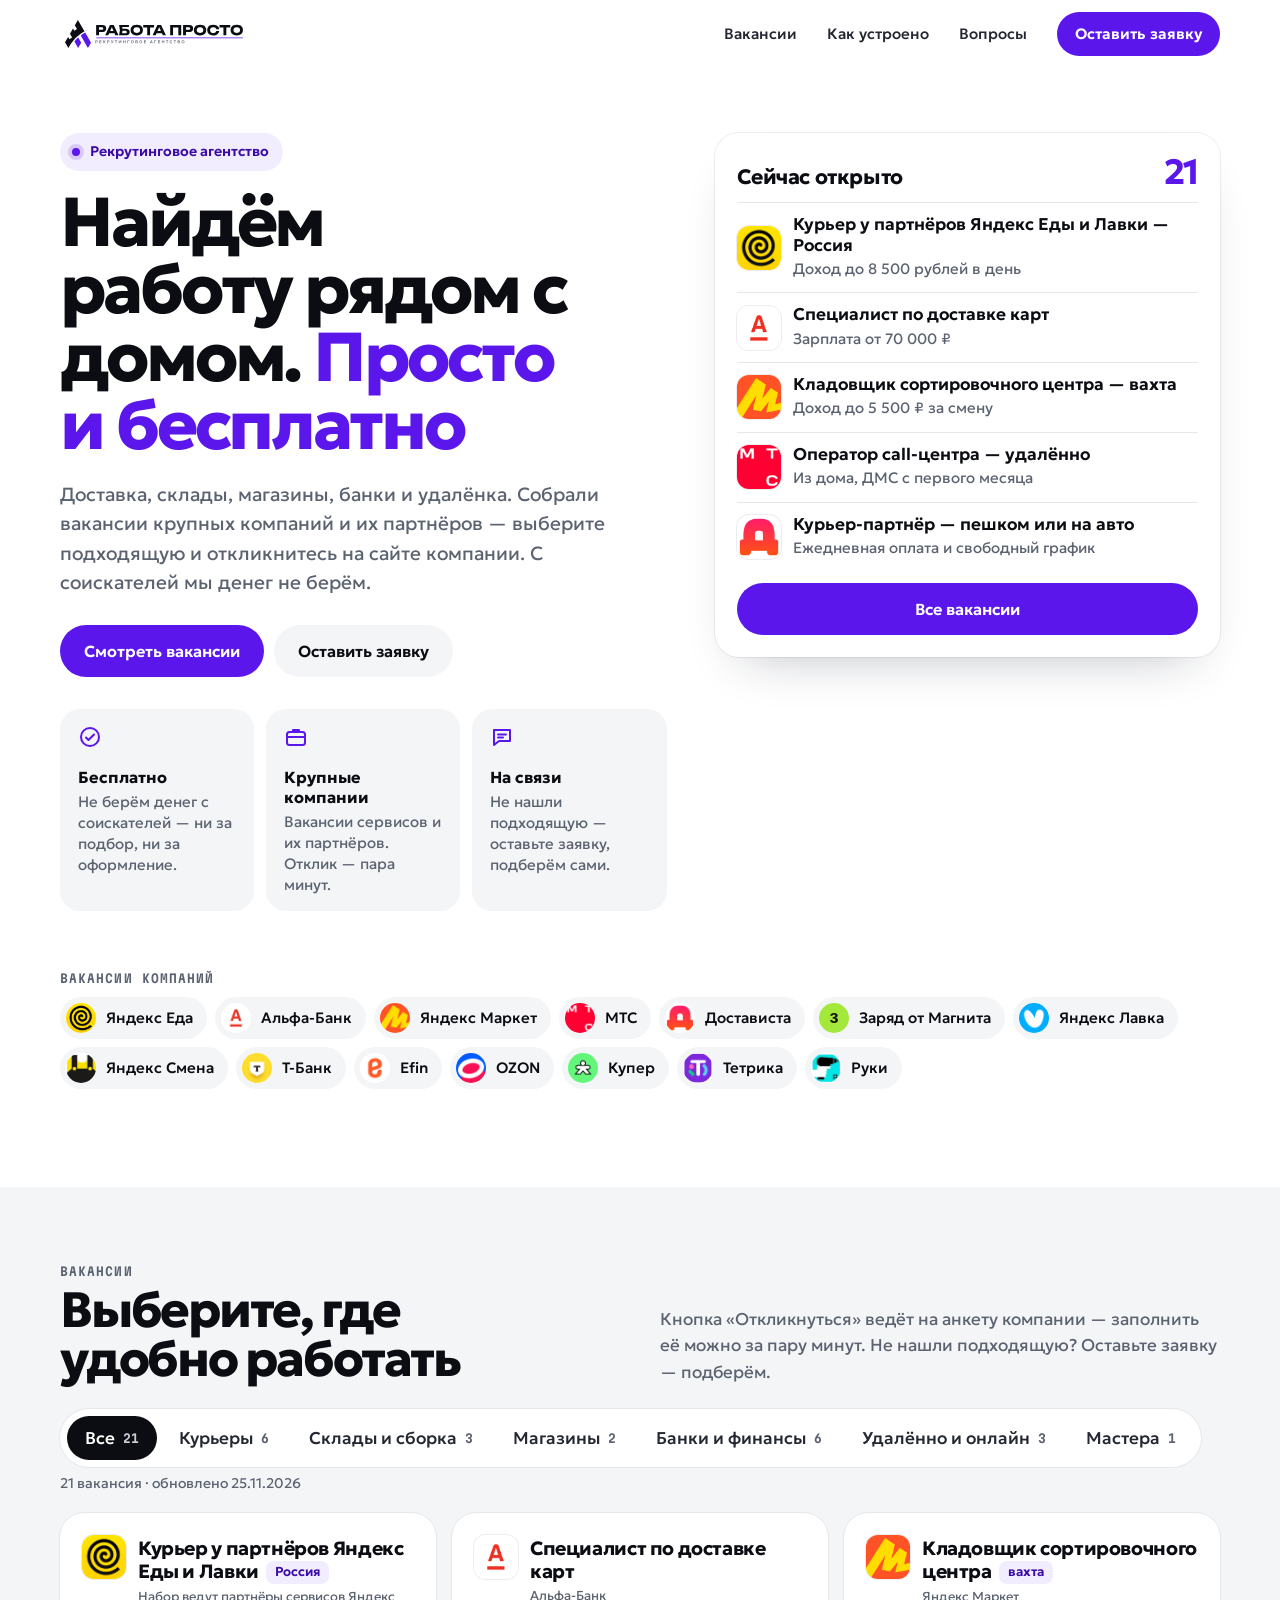
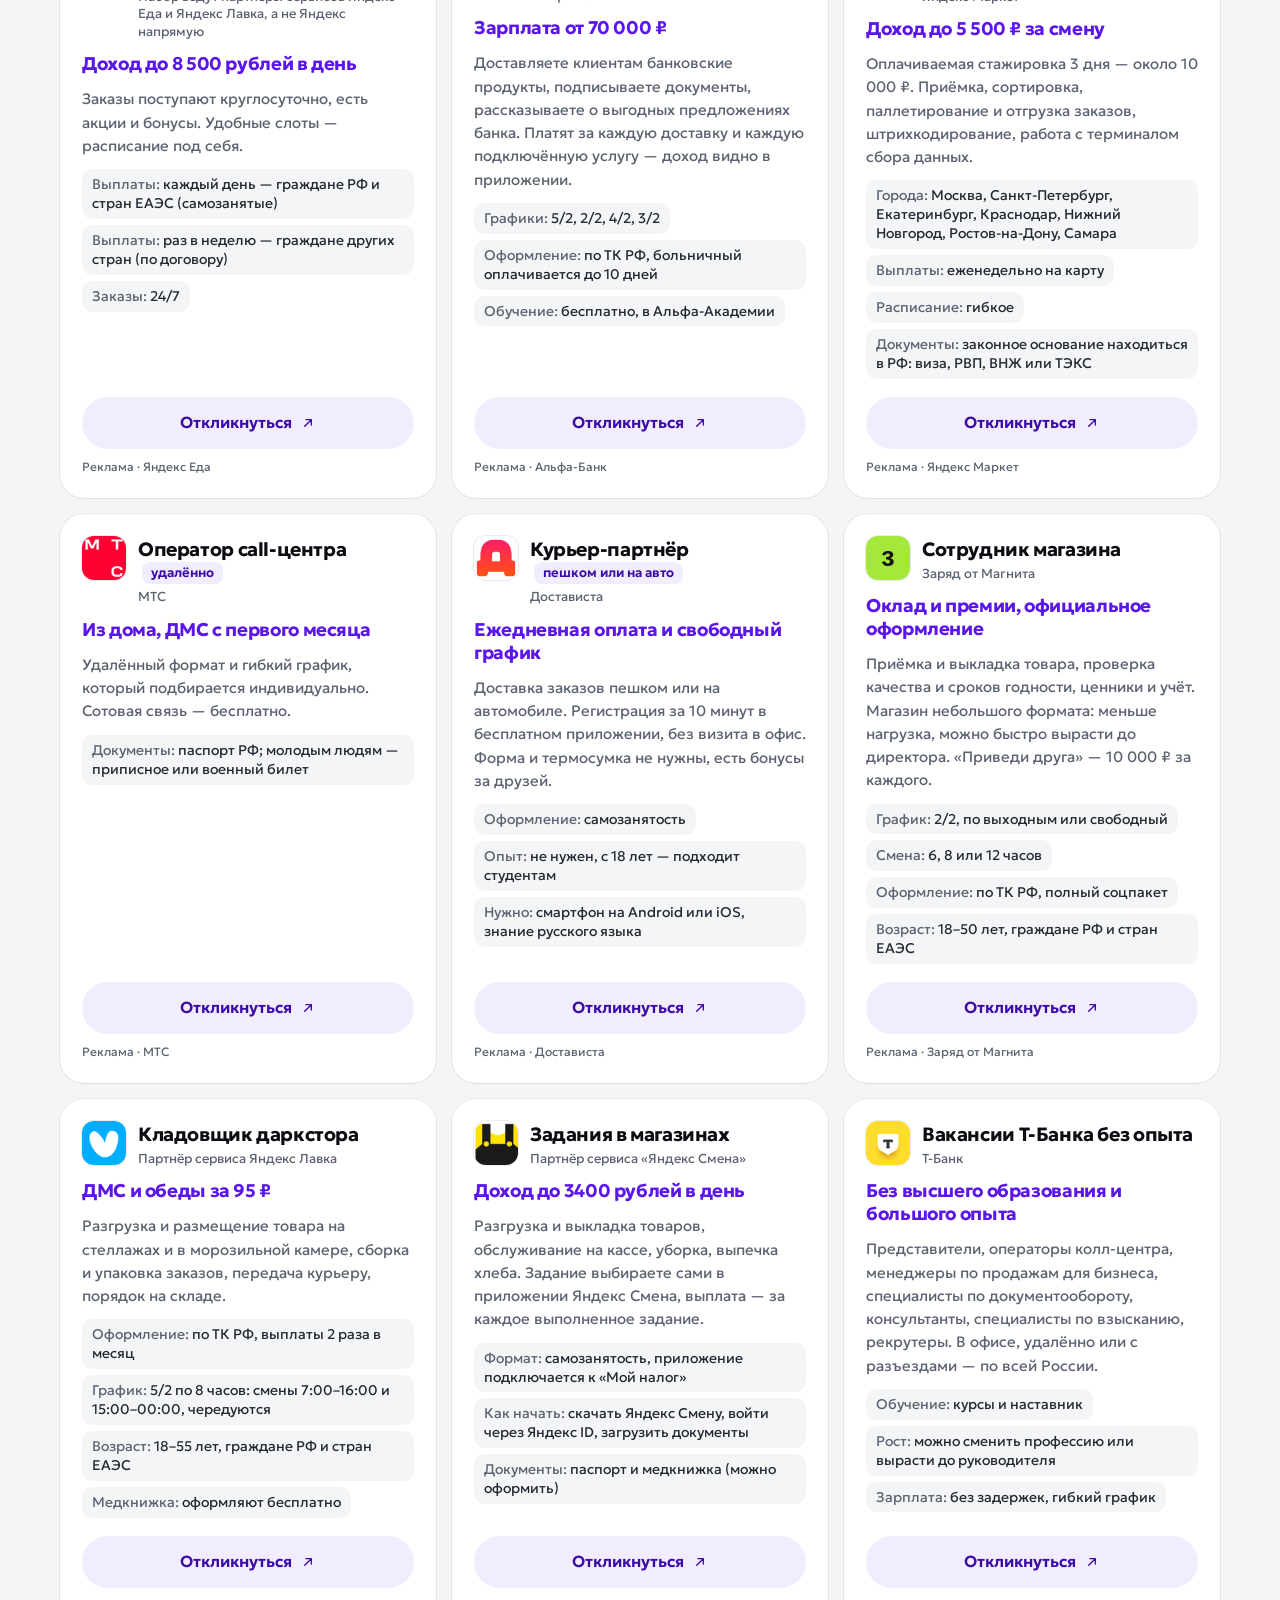
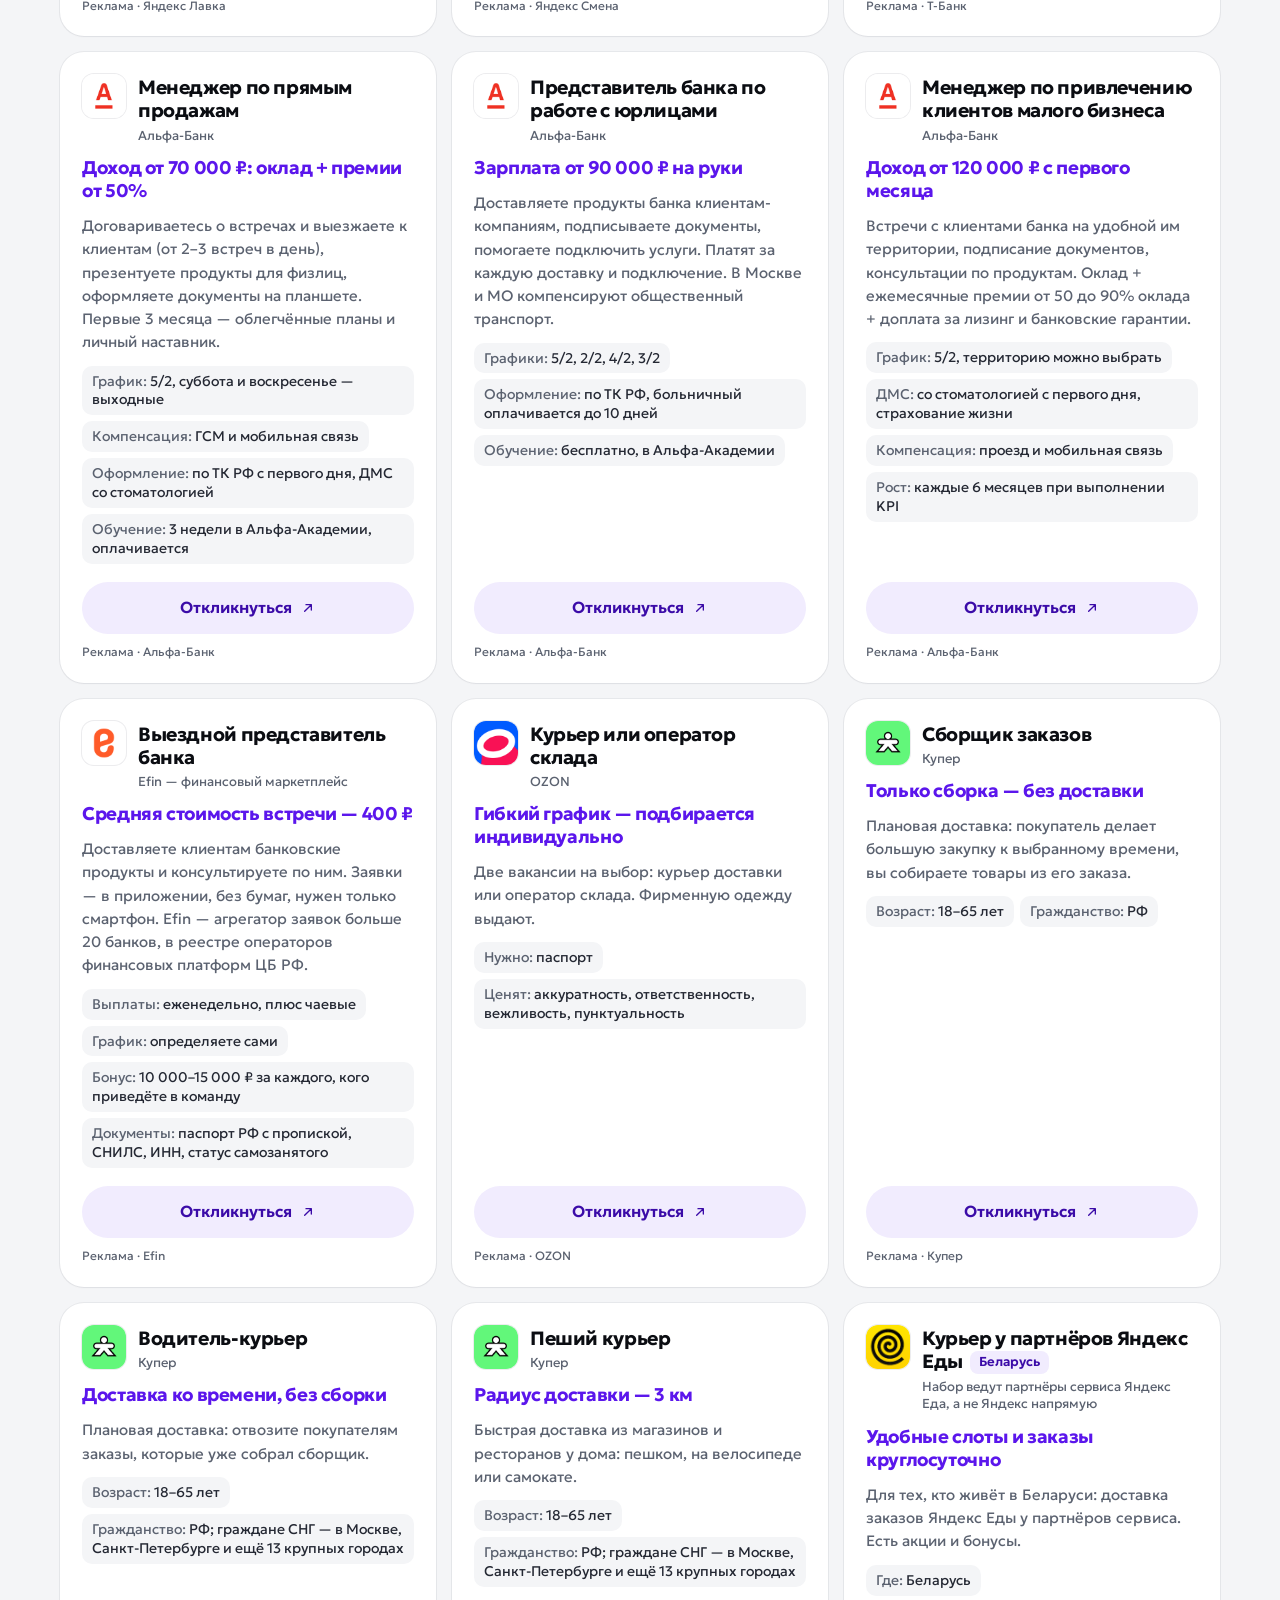
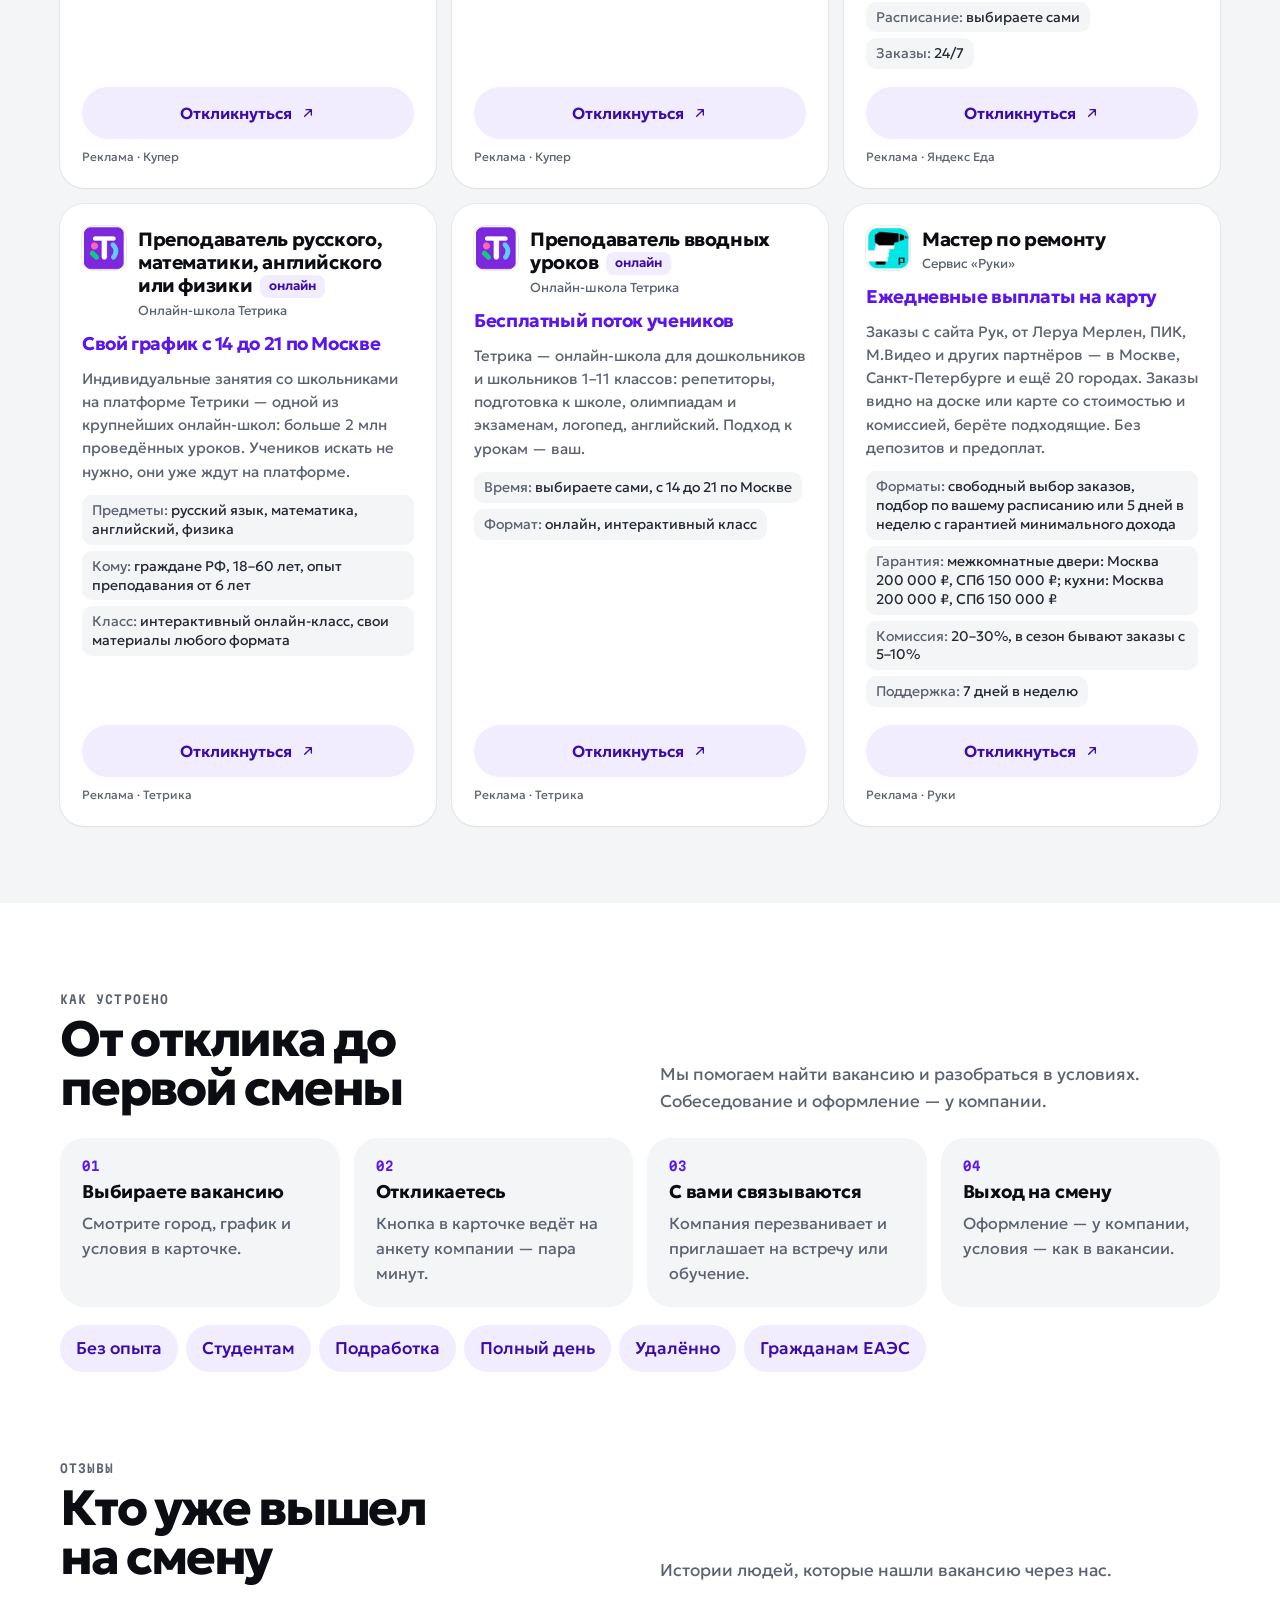
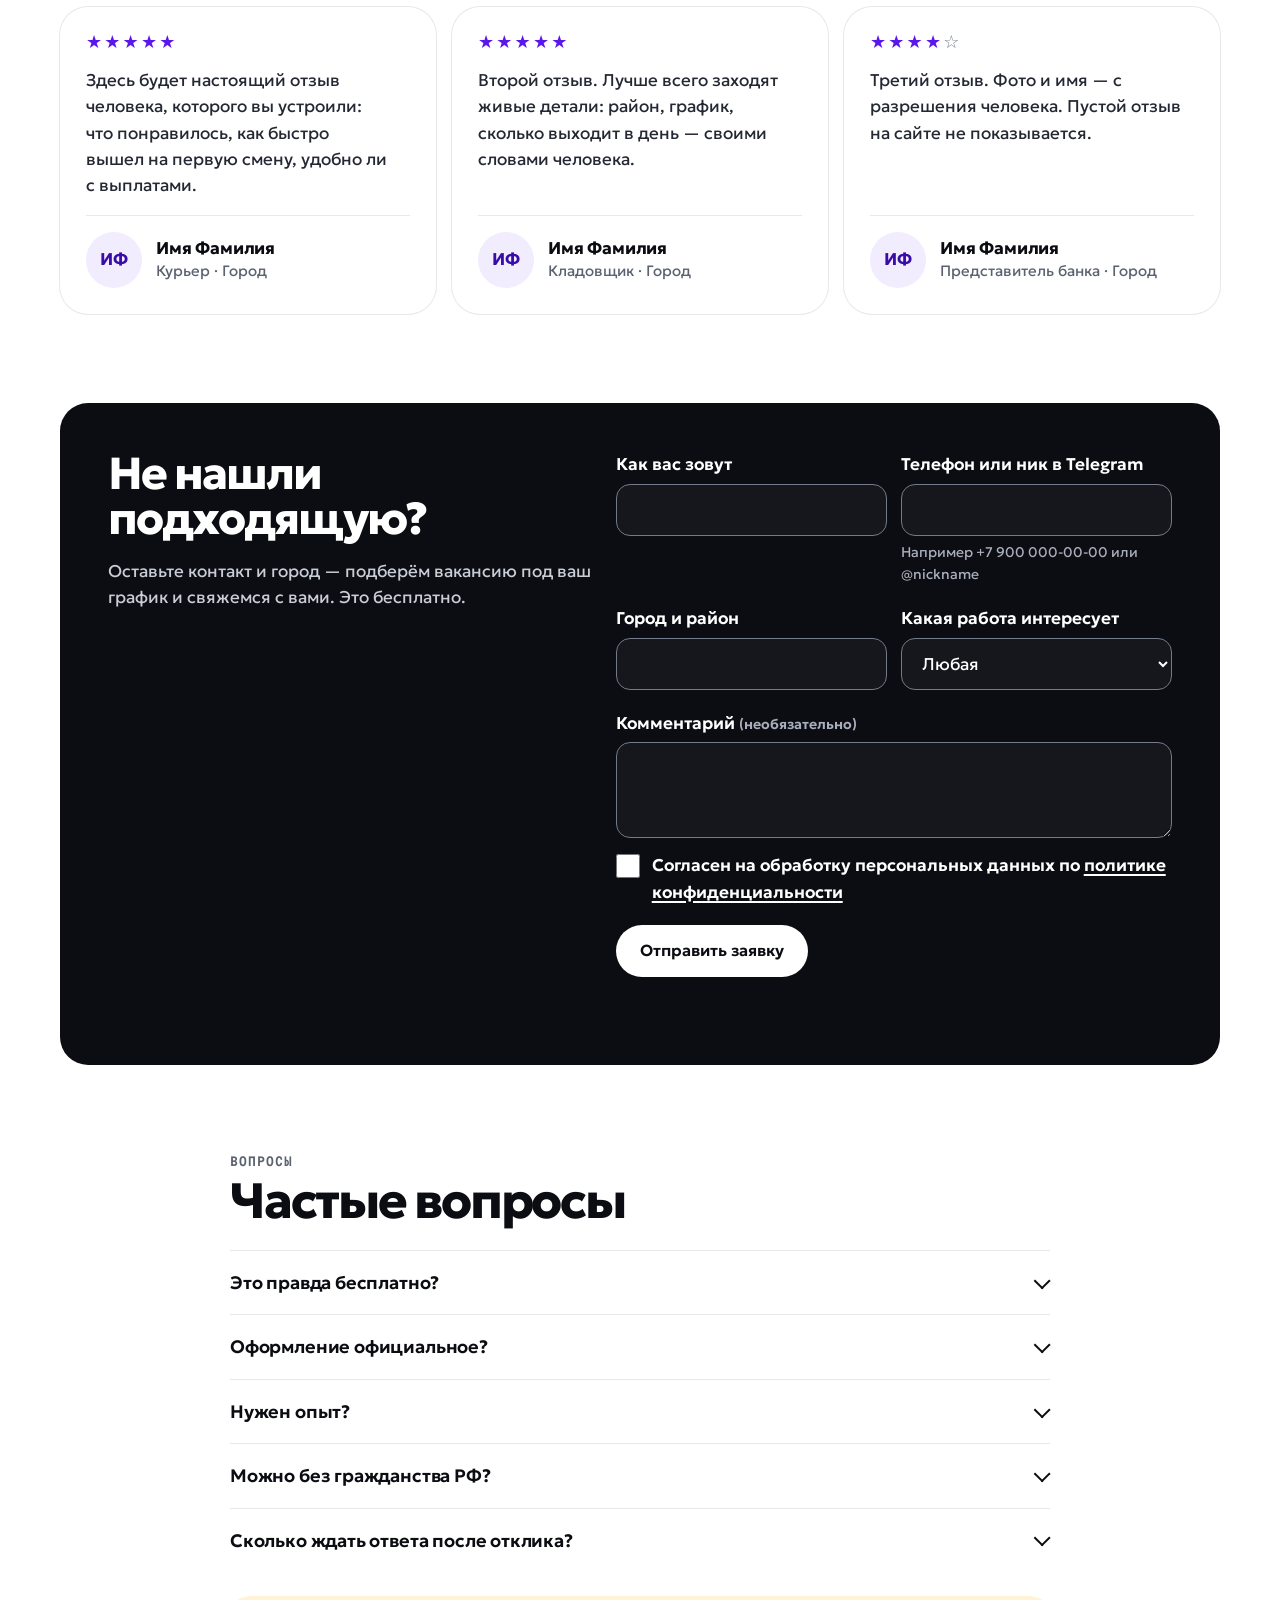
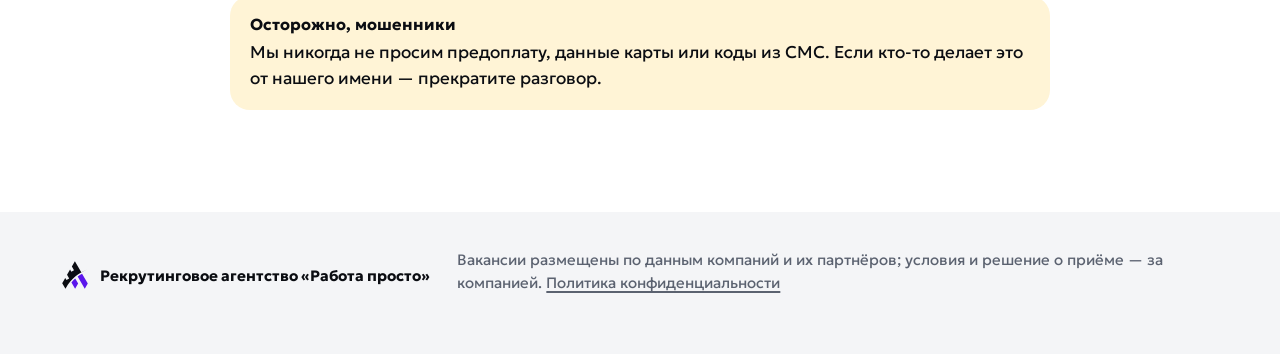
<file: index.html>
<!doctype html>
<html lang="ru">
<head>
<meta charset="utf-8">
<meta name="robots" content="noindex, nofollow">
<meta name="viewport" content="width=device-width, initial-scale=1">
<title>Работа просто — вакансии курьеров, складов, магазинов, банков и удалённо</title>
<meta name="description" content="Вакансии крупных компаний и их партнёров: доставка, склады, магазины, банки, удалённый формат. Для соискателей бесплатно.">
<meta property="og:type" content="website">
<meta property="og:title" content="Работа просто — рекрутинговое агентство">
<meta property="og:description" content="Работа рядом с домом и удалённо: доставка, склады, магазины, банки. Для соискателей бесплатно.">
<meta property="og:image" content="https://daviddavidso.github.io/smena-rekrut/img/og.jpg">
<meta name="twitter:card" content="summary_large_image">
<meta name="theme-color" content="#ffffff">
<link rel="icon" href="img/favicon.svg" type="image/svg+xml">
<link rel="apple-touch-icon" href="img/apple-touch-icon.png">
<link rel="preload" href="fonts/Geologica.woff2" as="font" type="font/woff2" crossorigin>
<link rel="stylesheet" href="css/style.css?v=20261125045431">
</head>
<body>
<a class="skip" href="#main">Перейти к содержанию</a>

<header class="hdr" id="hdr">
  <div class="wrap hdr__in">
    <a class="logo" href="#top"><img class="logo__img" src="img/logo.svg" alt="Работа просто — рекрутинговое агентство" width="186" height="38"><span class="vh">, в начало страницы</span></a>
    <nav aria-label="Основное меню">
      <ul>
        <li><a href="#jobs">Вакансии</a></li>
        <li><a href="#how">Как устроено</a></li>
        <li><a href="#faq">Вопросы</a></li>
      </ul>
    </nav>
    <a class="btn btn--sm hdr__cta" href="#lead">Оставить заявку</a>
  </div>
</header>

<main id="main">
  <section class="hero wrap" id="top" aria-labelledby="hero-h">
    <div class="hero__grid">
      <div>
        <p class="pill"><i aria-hidden="true"></i><span data-s="heroPill">Рекрутинговое агентство</span></p>
        <h1 id="hero-h"><span data-s="heroTitle">Найдём работу рядом с&nbsp;домом.</span> <em data-s="heroAccent">Просто и&nbsp;бесплатно</em></h1>
        <p class="hero__lead" data-s="heroLead">Доставка, склады, магазины, банки и удалёнка. Собрали вакансии крупных компаний и их партнёров — выберите подходящую и откликнитесь на сайте компании. С соискателей мы денег не берём.</p>
        <div class="hero__cta"><a class="btn" href="#jobs">Смотреть вакансии</a><a class="btn btn--soft" href="#lead">Оставить заявку</a></div>
        <ul class="trust" role="list">
          <li><svg viewBox="0 0 24 24" aria-hidden="true" focusable="false" fill="none" stroke="currentColor" stroke-width="2" stroke-linecap="round" stroke-linejoin="round"><circle cx="12" cy="12" r="9"/><path d="M8 12.5l2.5 2.5L16 9.5"/></svg><b data-s="trust1Title">Бесплатно</b><span data-s="trust1Text">Не берём денег с соискателей — ни за подбор, ни за оформление.</span></li>
          <li><svg viewBox="0 0 24 24" aria-hidden="true" focusable="false" fill="none" stroke="currentColor" stroke-width="2" stroke-linecap="round" stroke-linejoin="round"><rect x="3" y="7" width="18" height="13" rx="2.5"/><path d="M9 7V5h6v2M3 12h18"/></svg><b data-s="trust2Title">Крупные компании</b><span data-s="trust2Text">Вакансии сервисов и их партнёров. Отклик — пара минут.</span></li>
          <li><svg viewBox="0 0 24 24" aria-hidden="true" focusable="false" fill="none" stroke="currentColor" stroke-width="2" stroke-linecap="round" stroke-linejoin="round"><path d="M4 5h16v11H9l-5 4z"/><path d="M8 9.5h8M8 12.5h5"/></svg><b data-s="trust3Title">На связи</b><span data-s="trust3Text">Не нашли подходящую — оставьте заявку, подберём сами.</span></li>
        </ul>
      </div>
      <div class="open">
        <div class="open__head"><h2 id="open-h" data-s="openTitle">Сейчас открыто</h2><span class="open__num" id="open-num" aria-hidden="true">—</span></div>
        <p class="vh" id="open-count"></p>
        <ul class="open__list" id="open-list" role="list"></ul>
        <a class="btn" href="#jobs">Все вакансии</a>
      </div>
    </div>
  </section>

  <section class="brands wrap" aria-labelledby="brands-h">
    <h2 class="label" id="brands-h">Вакансии компаний</h2>
    <ul id="brands" role="list"></ul>
  </section>

  <section class="band" id="jobs" aria-labelledby="jobs-h">
    <div class="wrap">
      <div class="sec__head">
        <div><p class="label" data-s="jobsKicker">Вакансии</p><h2 id="jobs-h" data-s="jobsTitle">Выберите, где удобно работать</h2></div>
        <p class="sec__lead" data-s="jobsLead">Кнопка «Откликнуться» ведёт на анкету компании — заполнить её можно за пару минут. Не нашли подходящую? Оставьте заявку — подберём.</p>
      </div>
      <div class="jobs__bar">
        <div class="filters" role="group" aria-label="Раздел вакансий" id="filters" hidden></div>
        <p class="jobs__meta" id="jobs-meta"></p>
      </div>
      <p class="vh" role="status" id="jobs-status"></p>
      <ul class="jobs" id="jobs-list" role="list"><li class="state">Загружаем вакансии…</li></ul>
      <noscript><p class="state">Чтобы увидеть вакансии, включите JavaScript в браузере — или оставьте заявку ниже, подберём сами.</p></noscript>
    </div>
  </section>

  <section class="sec wrap" id="how" aria-labelledby="how-h">
    <div class="sec__head">
      <div><p class="label">Как устроено</p><h2 id="how-h" data-s="howTitle">От отклика до первой смены</h2></div>
      <p class="sec__lead" data-s="howLead">Мы помогаем найти вакансию и разобраться в условиях. Собеседование и оформление — у компании.</p>
    </div>
    <ol class="steps" role="list">
      <li><b data-s="step1Title">Выбираете вакансию</b><span data-s="step1Text">Смотрите город, график и условия в карточке.</span></li>
      <li><b data-s="step2Title">Откликаетесь</b><span data-s="step2Text">Кнопка в карточке ведёт на анкету компании — пара минут.</span></li>
      <li><b data-s="step3Title">С вами связываются</b><span data-s="step3Text">Компания перезванивает и приглашает на встречу или обучение.</span></li>
      <li><b data-s="step4Title">Выход на смену</b><span data-s="step4Text">Оформление — у компании, условия — как в вакансии.</span></li>
    </ol>
    <ul class="who" id="who" role="list" aria-label="Кому подойдёт">
      <li>Без опыта</li><li>Студентам</li><li>Подработка</li><li>Полный день</li><li>Удалённо</li><li>Гражданам ЕАЭС</li>
    </ul>
  </section>

  <section class="sec wrap" id="reviews" aria-labelledby="reviews-h" hidden>
    <div class="sec__head">
      <div><p class="label" data-s="reviewsKicker">Отзывы</p><h2 id="reviews-h" data-s="reviewsTitle">Кто уже вышел на смену</h2></div>
      <p class="sec__lead" data-s="reviewsLead">Истории людей, которые нашли вакансию через нас.</p>
    </div>
    <ul class="revs" id="revs" role="list" aria-labelledby="reviews-h"></ul>
  </section>

  <section class="sec wrap" id="lead" aria-labelledby="lead-h">
    <div class="lead">
      <div>
        <h2 id="lead-h" data-s="leadTitle">Не нашли подходящую?</h2>
        <p data-s="leadText">Оставьте контакт и город — подберём вакансию под ваш график и свяжемся с вами. Это бесплатно.</p>
        <p id="tg-line" hidden>Удобнее в мессенджере? <a id="tg-inline" href="#lead">Напишите нам в Telegram<span class="vh"> (откроется в новой вкладке)</span></a>.</p>
      </div>
      <form class="form" id="lead-form" novalidate>
        <div class="field"><label for="f-name">Как вас зовут</label><input id="f-name" name="name" autocomplete="given-name" required aria-describedby="e-name"><span class="err" id="e-name"></span></div>
        <div class="field"><label for="f-contact">Телефон или ник в Telegram</label><input id="f-contact" name="contact" autocomplete="tel" inputmode="text" required aria-describedby="h-contact e-contact"><span class="hint" id="h-contact">Например +7 900 000-00-00 или @nickname</span><span class="err" id="e-contact"></span></div>
        <div class="field"><label for="f-city">Город и район</label><input id="f-city" name="city" autocomplete="address-level2" required aria-describedby="e-city"><span class="err" id="e-city"></span></div>
        <div class="field"><label for="f-kind">Какая работа интересует</label><select id="f-kind" name="kind"><option>Любая</option><option>Курьеры</option><option>Склады и сборка</option><option>Магазины</option><option>Банки и финансы</option><option>Удалённо и онлайн</option><option>Мастера</option></select></div>
        <div class="field full"><label for="f-comment">Комментарий <span class="hint">(необязательно)</span></label><textarea id="f-comment" name="comment" maxlength="500"></textarea></div>
        <div class="hp" aria-hidden="true" inert><label for="f-site">Не заполняйте это поле</label><input id="f-site" name="site" tabindex="-1" autocomplete="off"></div>
        <div class="field full"><div class="check"><input type="checkbox" id="f-consent" name="consent" aria-required="true" aria-describedby="e-consent"><label for="f-consent">Согласен на обработку персональных данных по <a href="privacy.html" target="_blank" rel="noopener">политике конфиденциальности<span class="vh"> (откроется в новой вкладке)</span></a></label></div><span class="err" id="e-consent"></span></div>
        <p class="form__note full" id="preview-note" hidden>Это превью сайта: заявки начнут приходить после переноса на ваш домен.</p>
        <div class="full"><button class="btn" type="submit">Отправить заявку</button></div>
        <p class="form__status full" role="status" id="form-status"></p>
        <p class="vh" role="status" id="field-status"></p>
      </form>
    </div>
  </section>

  <section class="sec wrap faq" id="faq" aria-labelledby="faq-h">
    <div class="sec__head"><div><p class="label">Вопросы</p><h2 id="faq-h">Частые вопросы</h2></div></div>
    <details data-faq="1"><summary>Это правда бесплатно?</summary><p>Да. Вознаграждение за подбор нам платит компания. С соискателей не берём денег ни за что: ни за анкету, ни за обучение, ни за «место в очереди».</p></details>
    <details data-faq="2"><summary>Оформление официальное?</summary><p>Зависит от вакансии: где-то трудовой договор по ТК РФ, где-то самозанятость или договор. Это написано в карточке каждой вакансии.</p></details>
    <details data-faq="3"><summary>Нужен опыт?</summary><p>Для большинства вакансий — нет: компании обучают сами, а в сортировочном центре Яндекс Маркета стажировка ещё и оплачивается.</p></details>
    <details data-faq="4"><summary>Можно без гражданства РФ?</summary><p>Многие вакансии открыты для граждан ЕАЭС: Беларуси, Казахстана, Армении и Кыргызстана. Для сортировочного центра нужно законное основание находиться в РФ — виза, РВП, ВНЖ или ТЭКС. Подробности — в карточке вакансии.</p></details>
    <details data-faq="5"><summary>Сколько ждать ответа после отклика?</summary><p>Обычно компания связывается в течение нескольких дней. Если ответа долго нет — оставьте заявку на этой странице, подскажем.</p></details>
    <details data-faq="6" hidden><summary></summary><p></p></details>
    <div class="warn" id="warn" role="note"><h3 data-s="warnTitle">Осторожно, мошенники</h3><p data-s="warnText">Мы никогда не просим предоплату, данные карты или коды из СМС. Если кто-то делает это от нашего имени — прекратите разговор.</p></div>
  </section>
</main>

<footer class="ftr">
  <div class="wrap ftr__grid">
    <div class="ftr__brand"><img src="img/logo-mark.svg" alt="" width="30" height="32"><b>Рекрутинговое агентство «<span data-s="brand">Работа просто</span>»</b></div>
    <div>
      <p data-s="legal" hidden></p>
      <p><span data-s="footerNote">Вакансии размещены по данным компаний и их партнёров; условия и решение о приёме — за компанией.</span> <a href="privacy.html">Политика конфиденциальности</a></p>
    </div>
  </div>
</footer>

<script>if(typeof OFFERS==="undefined"){document.write('<script src="data.js?v=20261125045431"><\/script>');}</script>
<script src="js/app.js?v=20261125045431"></script>
</body>
</html>
</file>
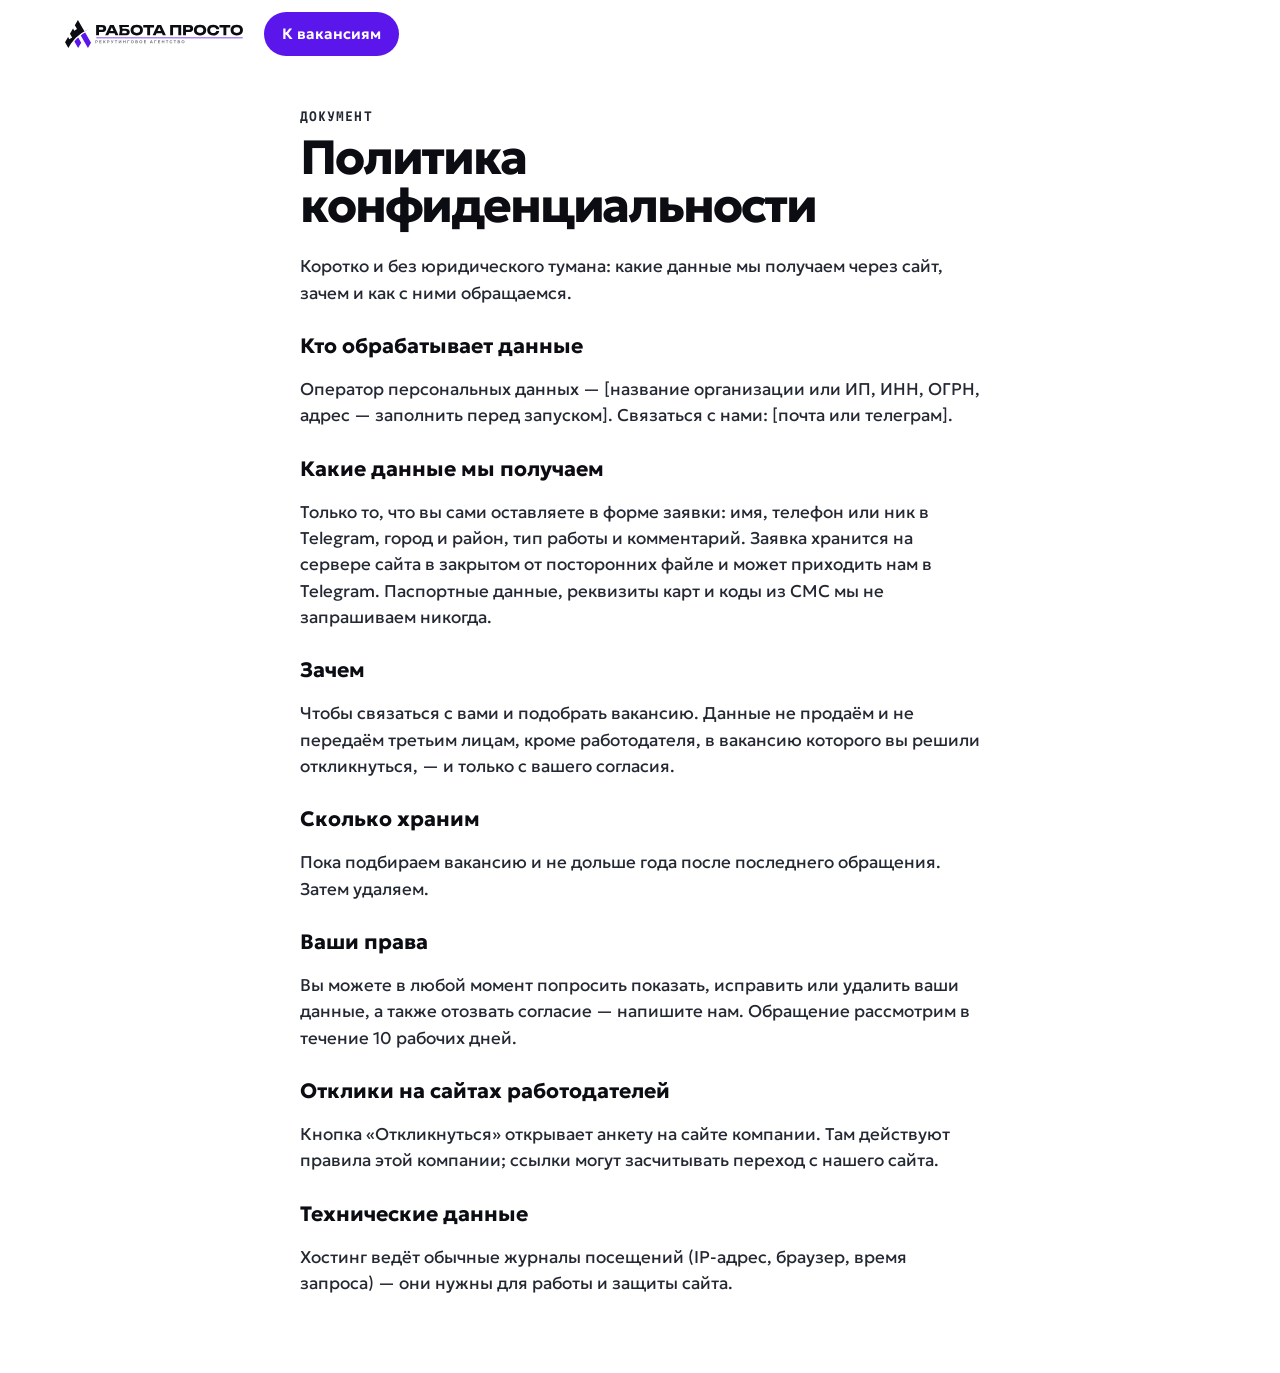
<file: privacy.html>
<!doctype html>
<html lang="ru">
<head>
<meta charset="utf-8">
<meta name="robots" content="noindex, nofollow">
<meta name="viewport" content="width=device-width, initial-scale=1">
<title>Политика конфиденциальности — рекрутинговое агентство «Работа просто»</title>
<link rel="icon" href="img/favicon.svg" type="image/svg+xml">
<link rel="stylesheet" href="css/style.css?v=20261125045431">
<style>
  .doc { max-width: 760px; padding-top: 40px; padding-bottom: 60px; }
  .doc h1 { font: 750 clamp(2rem, 5vw, 3rem)/1 var(--f); letter-spacing: -.045em; margin: 10px 0 24px; overflow-wrap: break-word; hyphens: auto; }
  .doc h2 { font: 700 1.3rem/1.2 var(--f); margin: 28px 0 8px; }
  .doc p, .doc li { color: var(--ink-2); }
</style>
</head>
<body>
<a class="skip" href="#main">Перейти к содержанию</a>
<header class="hdr"><div class="wrap hdr__in"><a class="logo" href="index.html"><img class="logo__img" src="img/logo.svg" alt="Работа просто — рекрутинговое агентство" width="186" height="38"><span class="vh">, на главную</span></a><a class="btn btn--sm" href="index.html#jobs">К вакансиям</a></div></header>
<main id="main" class="wrap doc">
  <p class="label">Документ</p>
  <h1>Политика конфиденциальности</h1>
  <p>Коротко и без юридического тумана: какие данные мы получаем через сайт, зачем и как с ними обращаемся.</p>

  <h2>Кто обрабатывает данные</h2>
  <p>Оператор персональных данных — [название организации или ИП, ИНН, ОГРН, адрес — заполнить перед запуском]. Связаться с нами: [почта или телеграм].</p>

  <h2>Какие данные мы получаем</h2>
  <p>Только то, что вы сами оставляете в форме заявки: имя, телефон или ник в Telegram, город и район, тип работы и комментарий. Заявка хранится на сервере сайта в закрытом от посторонних файле и может приходить нам в Telegram. Паспортные данные, реквизиты карт и коды из СМС мы не запрашиваем никогда.</p>

  <h2>Зачем</h2>
  <p>Чтобы связаться с вами и подобрать вакансию. Данные не продаём и не передаём третьим лицам, кроме работодателя, в вакансию которого вы решили откликнуться, — и только с вашего согласия.</p>

  <h2>Сколько храним</h2>
  <p>Пока подбираем вакансию и не дольше года после последнего обращения. Затем удаляем.</p>

  <h2>Ваши права</h2>
  <p>Вы можете в любой момент попросить показать, исправить или удалить ваши данные, а также отозвать согласие — напишите нам. Обращение рассмотрим в течение 10 рабочих дней.</p>

  <h2>Отклики на сайтах работодателей</h2>
  <p>Кнопка «Откликнуться» открывает анкету на сайте компании. Там действуют правила этой компании; ссылки могут засчитывать переход с нашего сайта.</p>

  <h2>Технические данные</h2>
  <p>Хостинг ведёт обычные журналы посещений (IP-адрес, браузер, время запроса) — они нужны для работы и защиты сайта.</p>
</main>
</body>
</html>
</file>
<file: css/style.css>
/* «Работа просто» — одностраничник рекрутингового агентства. Белый минимализм, холодные нейтральные поверхности,
   фирменный фиолетовый из логотипа клиента (#5B16EC) — на кнопках и акцентах. Градиент логотипа — только в иконке. */

@font-face { font-family: "Geologica"; src: url(../fonts/Geologica.woff2) format("woff2"); font-weight: 100 900; font-display: swap; }
@font-face { font-family: "Martian Mono"; src: url(../fonts/MartianMono.woff2) format("woff2"); font-weight: 100 800; font-stretch: 75% 112%; font-display: swap; }

:root {
  --bg: #FFFFFF; --surface: #F4F5F7; --surface-2: #ECEEF1; --line: #E6E8EC;
  --ink: #0B0D12; --ink-2: #242833; --muted: #5B6270;
  --violet: #5B16EC; --violet-2: #4A0FC9; --violet-bg: #F1ECFE; --violet-light: #B9A2FF;
  --radius: 24px;
  --f: "Geologica", system-ui, -apple-system, "Segoe UI", sans-serif;
  --f-mono: "Martian Mono", ui-monospace, "SF Mono", Menlo, monospace;
  --ease-out: cubic-bezier(.16, 1, .3, 1);
}
* { box-sizing: border-box; }
[hidden] { display: none !important; }
html { scroll-padding-top: 84px; -webkit-text-size-adjust: 100%; }
@media (prefers-reduced-motion: no-preference) { html { scroll-behavior: smooth; } }
body { margin: 0; background: var(--bg); color: var(--ink); font: 400 1.0625rem/1.55 var(--f); -webkit-font-smoothing: antialiased; overflow-x: clip; }
img { max-width: 100%; display: block; }
a { color: inherit; text-decoration-thickness: 1.5px; text-underline-offset: 3px; }
button, input, select, textarea { font: inherit; }
:focus-visible { outline: 2.5px solid var(--ink); outline-offset: 3px; }
.vh { position: absolute !important; width: 1px; height: 1px; padding: 0; margin: -1px; overflow: hidden; clip: rect(0 0 0 0); white-space: nowrap; border: 0; }
.wrap { width: min(1240px, 100%); margin-inline: auto; padding-inline: clamp(16px, 3.5vw, 40px); }
.label { margin: 0; font: 600 .75rem/1.2 var(--f-mono); font-stretch: 87%; letter-spacing: .09em; text-transform: uppercase; color: var(--muted); }
.skip { position: absolute; left: 12px; top: -100px; z-index: 50; padding: 12px 16px; border-radius: 12px; background: var(--ink); color: #fff; font-weight: 600; text-decoration: none; }
.skip:focus { top: 12px; }

/* кнопки */
.btn { display: inline-flex; align-items: center; justify-content: center; gap: 8px; min-height: 52px; padding: 0 24px; border-radius: 999px; border: 0;
  background: var(--violet); color: #fff; font: 600 1rem/1.2 var(--f); text-decoration: none; cursor: pointer; white-space: nowrap; transition: background-color .2s, transform .2s var(--ease-out); }
.btn:hover { background: var(--violet-2); }
.btn .ext { width: 16px; height: 16px; flex: none; }
.btn:active { transform: scale(.98); }
.btn--soft { background: var(--surface); color: var(--ink); }
.btn--soft:hover { background: var(--surface-2); }
.btn--sm { min-height: 44px; padding: 0 18px; font-size: .9375rem; }

/* шапка */
.hdr { position: sticky; top: 0; z-index: 20; background: rgba(255,255,255,.88); -webkit-backdrop-filter: saturate(1.6) blur(14px); backdrop-filter: saturate(1.6) blur(14px); border-bottom: 1px solid transparent; transition: border-color .2s; }
.hdr.is-stuck { border-bottom-color: var(--line); }
.hdr__in { display: flex; align-items: center; gap: 16px; min-height: 68px; }
.logo { display: inline-flex; align-items: center; gap: 10px; text-decoration: none; }
.logo__mark { width: 34px; height: auto; flex: none; }
.logo__txt { display: flex; flex-direction: column; font: 800 1.3rem/1 var(--f); letter-spacing: -.035em; }
.logo small { display: block; margin-top: 4px; font: 600 .625rem/1 var(--f-mono); font-stretch: 87%; letter-spacing: .1em; text-transform: uppercase; color: var(--muted); }
.hdr nav { margin-left: auto; }
.hdr nav ul { display: flex; gap: 2px; list-style: none; margin: 0; padding: 0; }
.hdr nav a { display: inline-flex; align-items: center; min-height: 44px; padding: 0 14px; border-radius: 999px; text-decoration: none; font-weight: 500; font-size: .9375rem; color: var(--ink-2); }
.hdr nav a:hover { background: var(--surface); }
@media (max-width: 820px) { .hdr nav { display: none; } .hdr .btn { margin-left: auto; } }
.logo__txt > span { white-space: nowrap; }
@media (max-width: 480px) { .logo small { display: none; } .logo__mark { width: 30px; } .logo__txt { font-size: 1.1rem; } .hdr .btn { padding: 0 14px; font-size: .875rem; white-space: normal; text-align: center; line-height: 1.15; } }
/* на самых узких экранах кнопка заявки есть прямо в первом экране — в шапке оставляем только логотип */
@media (max-width: 345px) { .hdr__cta { display: none; } }

/* первый экран */
.hero { padding-top: clamp(28px, 5vw, 64px); padding-bottom: clamp(28px, 4vw, 48px); }
.hero__grid { display: grid; gap: 28px; }
@media (min-width: 1000px) { .hero__grid { grid-template-columns: 1.2fr 1fr; align-items: start; gap: 48px; } }
.pill { display: inline-flex; align-items: center; gap: 10px; margin: 0; padding: 8px 14px 8px 12px; border-radius: 999px; background: var(--violet-bg); color: #3B0BA8; font-size: .875rem; font-weight: 600; }
.pill i { width: 8px; height: 8px; border-radius: 50%; background: var(--violet); flex: none; box-shadow: 0 0 0 4px rgba(91,22,236,.16); }
.hero h1 { margin: 18px 0 0; font: 750 clamp(2.4rem, 5.4vw, 4.4rem)/.98 var(--f); letter-spacing: -.045em; text-wrap: balance; }
.hero h1 em { font-style: normal; color: var(--violet); }
.hero__lead { margin: 20px 0 0; max-width: 34em; font-size: clamp(1.0625rem, 1.5vw, 1.1875rem); color: var(--muted); text-wrap: pretty; }
.hero__cta { display: flex; flex-wrap: wrap; gap: 10px; margin-top: 28px; }
.trust { list-style: none; padding: 0; margin: 32px 0 0; display: grid; gap: 12px; }
@media (min-width: 640px) { .trust { grid-template-columns: repeat(3, 1fr); } }
.trust li { padding: 16px 18px; border-radius: 20px; background: var(--surface); }
.trust b { display: block; font-size: 1rem; line-height: 1.25; }
.trust span { display: block; margin-top: 4px; font-size: .9375rem; color: var(--muted); line-height: 1.4; }
.trust svg { width: 24px; height: 24px; color: var(--violet); margin-bottom: 10px; }

.open { border-radius: var(--radius); background: #fff; padding: 22px; box-shadow: 0 0 0 1px rgba(15,23,42,.07), 0 24px 48px -28px rgba(15,23,42,.3); }
.open__head { display: flex; align-items: baseline; justify-content: space-between; gap: 12px; padding-bottom: 12px; border-bottom: 1px solid var(--line); }
.open__head h2 { margin: 0; font: 700 1.3rem/1.1 var(--f); letter-spacing: -.02em; }
.open__num { font: 750 2.2rem/1 var(--f); color: var(--violet); letter-spacing: -.04em; }
.open__list { list-style: none; margin: 0; padding: 0; }
.open__list li { display: grid; grid-template-columns: 44px 1fr; gap: 12px; align-items: center; padding: 11px 0; border-bottom: 1px solid var(--line); }
.open__list li:last-child { border-bottom: 0; }
.open__list b { display: block; line-height: 1.2; font-weight: 600; }
.open__list span { color: var(--muted); font-size: .9375rem; }
.open .btn { width: 100%; margin-top: 12px; }
.lg { width: 44px; height: 44px; border-radius: 12px; background: #fff; object-fit: contain; box-shadow: 0 0 0 1px rgba(15,23,42,.08); }

/* компании */
.brands { padding-top: 12px; padding-bottom: 8px; }
.brands ul { list-style: none; margin: 12px 0 0; padding: 0; display: flex; flex-wrap: wrap; gap: 8px; }
.brands li { display: inline-flex; align-items: center; gap: 10px; padding: 6px 14px 6px 6px; border-radius: 999px; background: var(--surface); font-weight: 500; font-size: .9375rem; }
.brands img { width: 30px; height: 30px; border-radius: 50%; background: #fff; }

/* разделы */
.sec { padding-top: clamp(48px, 7vw, 96px); }
.band { margin-top: clamp(48px, 7vw, 96px); padding: clamp(44px, 6vw, 80px) 0; background: var(--surface); }
.sec__head { display: grid; gap: 10px; margin-bottom: 24px; }
@media (min-width: 900px) { .sec__head { grid-template-columns: 1fr 1fr; align-items: end; column-gap: 40px; } }
.sec__head h2 { margin: 8px 0 0; font: 750 clamp(2rem, 4vw, 3.1rem)/1 var(--f); letter-spacing: -.045em; text-wrap: balance; }
.sec__lead { margin: 0; color: var(--muted); max-width: 34em; }

/* вакансии */
.filters { position: relative; display: flex; gap: 4px; margin-bottom: 18px; padding: 7px; border-radius: 29px; background: #fff; width: max-content; max-width: 100%; box-shadow: 0 0 0 1px var(--line); overflow-x: auto; scrollbar-width: thin; scroll-padding-inline: 12px; }
.fbtn { flex: none; }
.fbtn { display: inline-flex; align-items: center; gap: 8px; min-height: 44px; padding: 0 18px; border-radius: 999px; border: 0; background: transparent; color: var(--ink-2); font-weight: 500; cursor: pointer; transition: background-color .2s; }
.fbtn:hover { background: var(--surface); }
.fbtn span { font: 600 .75rem/1 var(--f-mono); font-stretch: 87%; color: var(--muted); }
.fbtn[aria-pressed="true"] { background: var(--ink); color: #fff; }
.fbtn[aria-pressed="true"] span { color: #C9CDD6; }
@media (forced-colors: active) {
  .fbtn[aria-pressed="true"] { forced-color-adjust: none; background: Highlight; color: HighlightText; border-color: Highlight; }
  .fbtn[aria-pressed="true"] span { color: HighlightText; }
  .fbtn[aria-pressed="true"]:focus-visible { outline-color: CanvasText; }
}
.jobs { list-style: none; margin: 0; padding: 0; display: grid; gap: 16px; grid-template-columns: repeat(auto-fill, minmax(min(300px, 100%), 1fr)); }
.job { display: flex; flex-direction: column; gap: 12px; padding: 22px; border-radius: var(--radius); background: #fff; box-shadow: 0 0 0 1px rgba(15,23,42,.06), 0 1px 2px rgba(15,23,42,.04); scroll-margin-top: 96px; transition: box-shadow .35s var(--ease-out); }
.job[hidden] { display: none; }
@media (hover: hover) { .job:hover { box-shadow: 0 0 0 1px rgba(15,23,42,.08), 0 22px 44px -22px rgba(15,23,42,.3); } }
/* вакансия, на которую пришли по ссылке с витрины (#vac-…) */
.job.is-target { box-shadow: 0 0 0 2.5px var(--violet), 0 22px 44px -22px rgba(91,22,236,.45); }
.job__top { display: flex; gap: 12px; align-items: center; }
.job__titles { display: flex; flex-direction: column; min-width: 0; }
.job__co { margin: 4px 0 0; font-size: .8125rem; line-height: 1.35; color: var(--muted); }
.job h3 { margin: 2px 0 0; font: 700 1.2rem/1.2 var(--f); letter-spacing: -.02em; }
.job h3:focus { outline: none; }
.job h3:focus-visible { outline: 2.5px solid var(--ink); outline-offset: 3px; }
/* при переходе по ссылке с витрины место показывает фиолетовая рамка карточки — рамка заголовка лишняя */
@media (forced-colors: none) { .job.is-target h3:focus-visible { outline: none; } }
.job__pay { margin: 0; font: 700 1.15rem/1.25 var(--f); letter-spacing: -.02em; color: var(--violet); }
.job__desc { margin: 0; color: var(--muted); font-size: .9375rem; }
.job ul.facts { list-style: none; margin: 0; padding: 0; display: flex; flex-wrap: wrap; gap: 6px; }
.job ul.facts li { padding: 6px 10px; border-radius: 10px; background: var(--surface); font-size: .875rem; line-height: 1.35; color: var(--ink-2); }
.facts__k { color: var(--muted); }
.job__foot { margin-top: auto; display: flex; flex-wrap: wrap; gap: 10px; align-items: center; padding-top: 6px; }
/* в карточках кнопка мягкая — иначе восемь одинаковых ярких кнопок спорят с главной */
.job__foot .btn { flex: 1 1 auto; white-space: normal; text-align: center; padding-block: 10px; background: var(--violet-bg); color: #3B0BA8; }
.job__foot .btn:hover { background: #E4DBFF; }
.job.is-target .job__foot .btn { background: var(--violet); color: #fff; }

/* как устроено */
.steps { list-style: none; margin: 0; padding: 0; display: grid; gap: 14px; counter-reset: st; }
@media (min-width: 900px) { .steps { grid-template-columns: repeat(4, 1fr); } }
.steps li { counter-increment: st; padding: 22px; border-radius: var(--radius); background: var(--surface); display: grid; gap: 8px; align-content: start; }
.steps li::before { content: counter(st, decimal-leading-zero); font: 600 .8125rem/1 var(--f-mono); font-stretch: 87%; color: var(--violet); letter-spacing: .08em; }
.steps b { font: 700 1.15rem/1.2 var(--f); letter-spacing: -.01em; }
.steps span { color: var(--muted); font-size: 1rem; }
.who { margin: 18px 0 0; display: flex; flex-wrap: wrap; gap: 8px; list-style: none; padding: 0; }
.who li { padding: 10px 16px; border-radius: 999px; background: var(--violet-bg); color: #3B0BA8; font-weight: 500; }

/* заявка */
.lead { border-radius: 28px; background: var(--ink); color: #fff; padding: clamp(22px, 4vw, 48px); display: grid; gap: 24px; }
.lead :focus-visible { outline-color: var(--violet-light); }
@media (min-width: 960px) { .lead { grid-template-columns: 1fr 1.15fr; } }
.lead h2 { margin: 0; font: 750 clamp(1.9rem, 3.6vw, 2.8rem)/1 var(--f); letter-spacing: -.045em; }
.lead p { color: #C9CDD6; }
.lead a { color: #fff; }
.form { display: grid; gap: 14px; }
@media (min-width: 640px) { .form { grid-template-columns: 1fr 1fr; } .form .full { grid-column: 1 / -1; } }
.field { display: grid; gap: 6px; align-content: start; }
.field label { font-weight: 600; }
.field .hint { font-size: .875rem; color: #A9AFBC; }
.field input, .field select, .field textarea { width: 100%; min-height: 52px; padding: 12px 16px; border-radius: 14px; border: 1.5px solid #737A89; background: #15171D; color: #fff; }
.field input:focus-visible, .field select:focus-visible, .field textarea:focus-visible { border-color: var(--violet-light); }
.field textarea { min-height: 96px; resize: vertical; }
.field [aria-invalid="true"] { border-color: #FF8A73; }
.field .err { font-size: .9375rem; color: #FFB3A3; font-weight: 600; }
.check { display: flex; gap: 12px; align-items: flex-start; }
.check input { width: 24px; height: 24px; min-height: 0; padding: 0; margin: 2px 0 0; accent-color: var(--violet-light); flex: none; }
.form .btn { background: #fff; color: var(--ink); }
.form .btn:hover { background: #E4DBFF; }
.form .btn[aria-disabled="true"] { cursor: progress; opacity: .8; }
.form__status { margin: 0; font-weight: 600; min-height: 1.5em; }
.hp { position: absolute; left: -10000px; width: 1px; height: 1px; overflow: hidden; }

/* вопросы */
.faq { max-width: 900px; }
.faq .sec__head { grid-template-columns: 1fr; }
.faq details { border-top: 1px solid var(--line); }
.faq details:last-of-type { border-bottom: 1px solid var(--line); }
.faq summary { cursor: pointer; list-style: none; display: flex; justify-content: space-between; gap: 16px; align-items: center; padding: 20px 0; font: 600 1.125rem/1.3 var(--f); letter-spacing: -.01em; }
.faq summary::-webkit-details-marker { display: none; }
.faq summary::after { content: ""; width: 10px; height: 10px; flex: none; margin-right: 4px; border-right: 2px solid currentColor; border-bottom: 2px solid currentColor; transform: rotate(45deg) translateY(-3px); transition: transform .3s var(--ease-out); }
.faq details[open] summary::after { transform: rotate(-135deg) translateY(-3px); }
.faq details p { margin: 0 0 20px; max-width: 48em; color: var(--muted); }
.warn { margin-top: 24px; padding: 18px 20px; border-radius: 20px; background: #FFF4D6; color: var(--ink); }
.warn h3 { margin: 0 0 4px; font: 700 1rem/1.3 var(--f); }

.ftr { margin-top: clamp(56px, 8vw, 104px); padding: 36px 0 52px; background: var(--surface); color: var(--muted); font-size: .9375rem; }
.ftr__grid { display: grid; gap: 16px; }
@media (min-width: 900px) { .ftr__grid { grid-template-columns: 1fr 2fr; } }
.ftr__brand { display: flex; align-items: center; gap: 10px; color: var(--ink); }
.ftr__brand img { width: 30px; height: auto; }
.ftr p { margin: 0 0 8px; }
.state { padding: 24px 0; color: var(--muted); }

/* ── 24.11: логотип «Вершина», каталог из панели ───────────────────── */
.logo__img { height: 38px; width: auto; }
@media (max-width: 480px) { .logo__img { height: 30px; } }
.job__top { align-items: flex-start; }
.job__tag { display: inline-block; margin-left: 4px; padding: 3px 9px; border-radius: 8px; background: var(--violet-bg); color: #3B0BA8; font: 600 .8125rem/1.3 var(--f); letter-spacing: 0; vertical-align: 2px; white-space: nowrap; }
.job__ad { flex-basis: 100%; margin: 0; font-size: .75rem; line-height: 1.4; color: var(--muted); overflow-wrap: anywhere; }
.job__soon { margin: 0; font-size: .9375rem; color: var(--muted); }
.job__soon a { color: #3B0BA8; font-weight: 600; }
.lg--text { display: grid; place-items: center; font: 800 .95rem/1 var(--f); }
.jobs__bar { display: flex; flex-wrap: wrap; align-items: center; justify-content: space-between; gap: 6px 16px; margin-bottom: 18px; }
.jobs__bar .filters { margin-bottom: 0; }
.jobs__meta { margin: 0; color: var(--muted); font-size: .875rem; }
.brands .brands__lg { width: 30px; height: 30px; border-radius: 50%; background: #fff; object-fit: contain; }
.brands .brands__lg.lg--text { font-size: .7rem; }
.form__note { margin: 0; padding: 10px 14px; border-radius: 12px; background: rgba(255,255,255,.08); color: #E4E6EB; font-size: .9375rem; }
.warn p { margin: 0; }
@media (forced-colors: active) { .logo__img { background: #fff; padding: 4px; border-radius: 8px; } .job__tag { border: 1px solid CanvasText; } }

@media (prefers-reduced-motion: reduce) { .btn, .job, .fbtn, .faq summary::after { transition: none; } }
@media (forced-colors: active) {
  .btn, .fbtn { border: 1px solid ButtonText; }
  a.btn { border-color: LinkText; }
  .job, .open, .trust li, .steps li, .filters { border: 1px solid CanvasText; }
  .job.is-target { outline: 3px solid Highlight; outline-offset: 2px; }
}

/* ── отзывы ─────────────────────────────────────────────────────────── */
.revs { position: relative; list-style: none; margin: 0; padding: 0; display: grid; gap: 16px; grid-template-columns: repeat(auto-fill, minmax(min(320px, 100%), 1fr)); }
.rev { min-width: 0; display: flex; flex-direction: column; gap: 16px; padding: 26px; border-radius: 28px; background: #fff; box-shadow: 0 0 0 1px var(--line); }
.rev__stars { margin: 0; font-size: 1.125rem; letter-spacing: .12em; color: var(--violet); line-height: 1; }
.rev__stars i { font-style: normal; color: #7A808C; }
.rev__text { margin: 0; flex: 1; }
.rev__text p { overflow-wrap: anywhere; margin: 0; font-size: 1.0625rem; line-height: 1.55; color: var(--ink-2); text-wrap: pretty; }
.rev__who { display: flex; align-items: center; gap: 14px; padding-top: 16px; border-top: 1px solid var(--line); }
.rev__who p { margin: 0; line-height: 1.25; }
.rev__who b { display: block; font-size: 1.0625rem; font-weight: 700; letter-spacing: -.01em; }
.rev__who p span { display: block; margin-top: 3px; font-size: .9375rem; color: var(--muted); }
.rev__ava { width: 56px; height: 56px; flex: none; border-radius: 50%; object-fit: cover; background: var(--surface); }
.rev__ava--txt { display: inline-grid; place-items: center; background: var(--violet-bg); color: #3B0BA8; font-weight: 700; font-size: 1.0625rem; }
@media (max-width: 719px) {
  .revs { display: flex; overflow-x: auto; scroll-snap-type: x mandatory; scroll-padding-inline: 16px; margin-inline: -16px; padding: 4px 16px 12px; }
  .rev { flex: 0 0 min(84%, 340px); scroll-snap-align: start; }
  .revs:focus-visible { outline-offset: -3px; }
}
@media (forced-colors: active) { .rev { border: 1px solid CanvasText; } .rev__stars, .rev__stars i { color: CanvasText; } }
</file>
